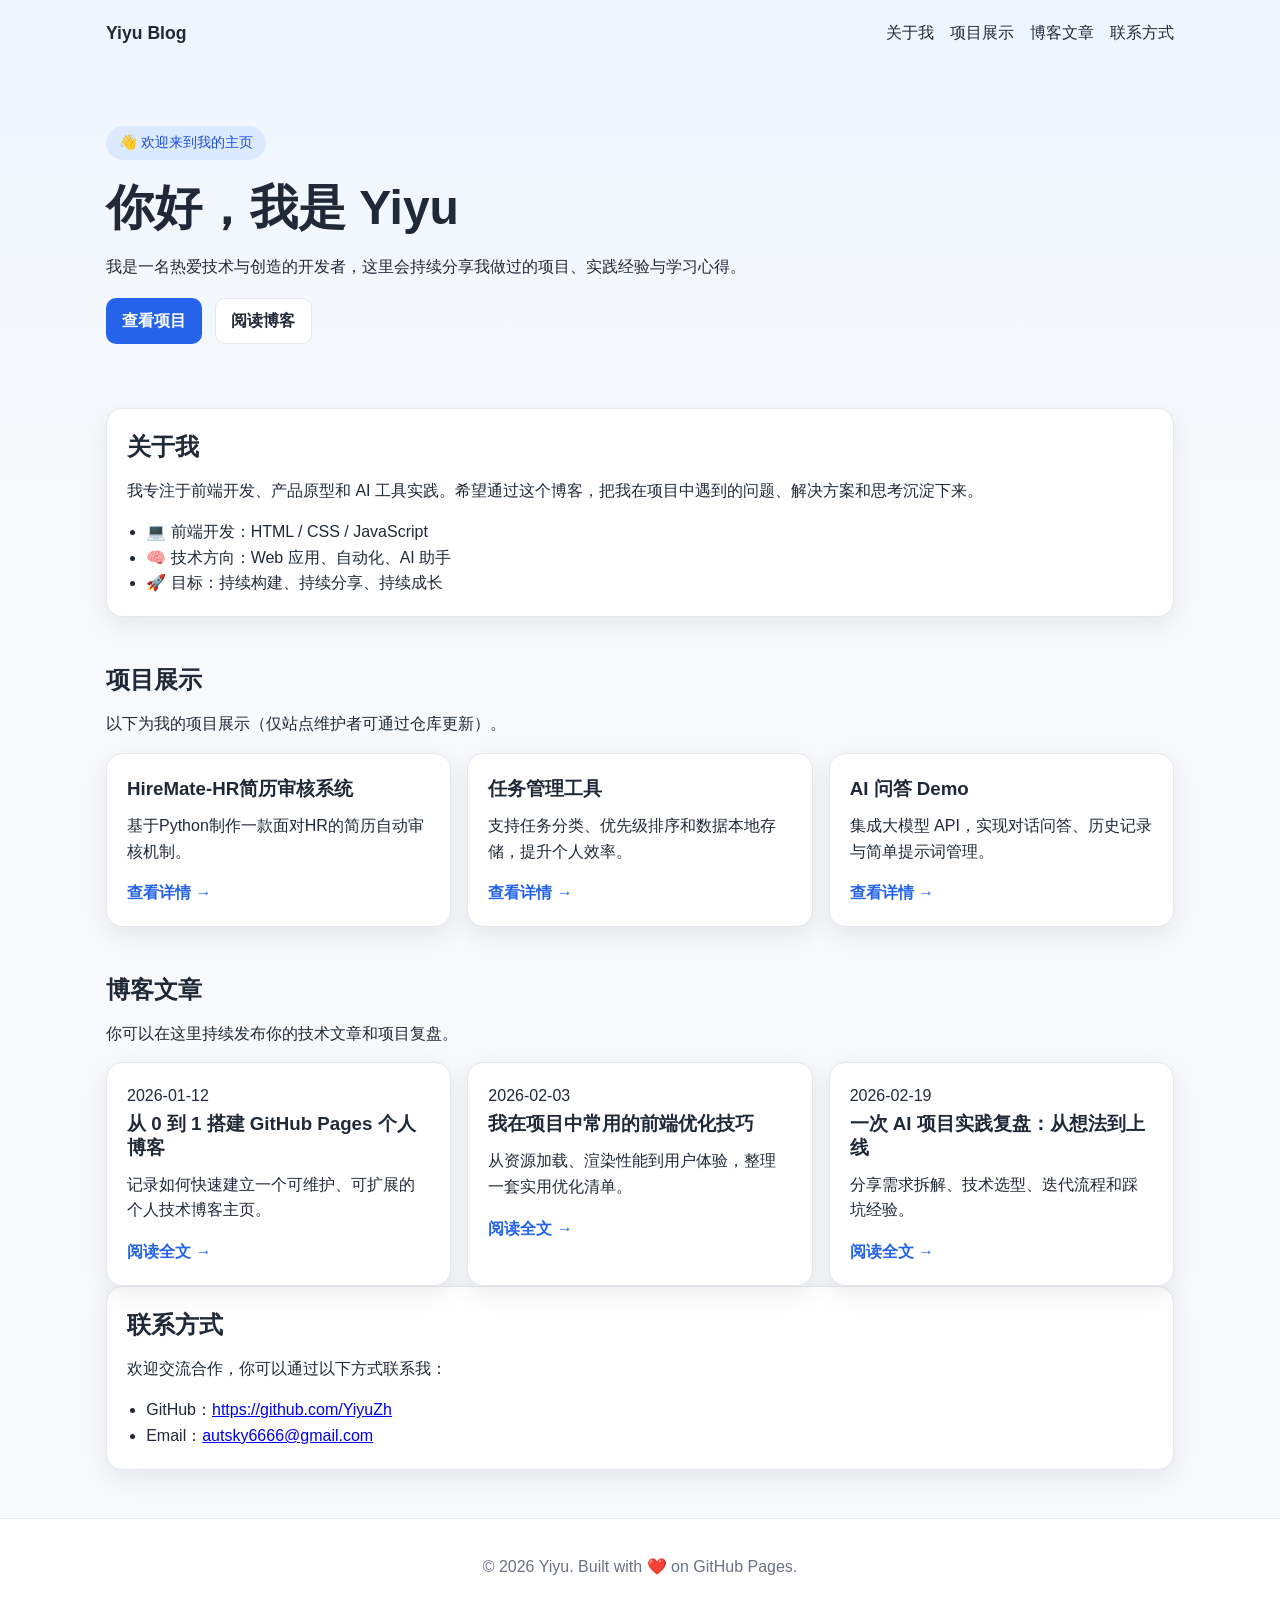
<file: index.html>
<!DOCTYPE html>
<html lang="zh-CN">
<head>
  <meta charset="UTF-8" />
  <meta name="viewport" content="width=device-width, initial-scale=1.0" />
  <title id="page-title">Yiyu 的个人博客</title>
  <meta id="page-description" name="description" content="Yiyu 的个人博客：记录项目、技术总结与学习笔记。" />
  <link rel="stylesheet" href="styles.css" />
</head>
<body>
  <header class="hero" id="home">
    <nav class="navbar">
      <a class="brand" href="#home" id="brand-name">Yiyu Blog</a>
      <ul>
        <li><a href="#about">关于我</a></li>
        <li><a href="#projects">项目展示</a></li>
        <li><a href="#blog">博客文章</a></li>
        <li><a href="#contact">联系方式</a></li>
      </ul>
    </nav>

    <div class="hero-content">
      <p class="badge">👋 欢迎来到我的主页</p>
      <h1 id="hero-title">你好，我是 Yiyu</h1>
      <p id="hero-intro">我是一名热爱技术与创造的开发者，这里会持续分享我做过的项目、实践经验与学习心得。</p>
      <div class="hero-actions">
        <a class="btn primary" href="#projects">查看项目</a>
        <a class="btn" href="#blog">阅读博客</a>
      </div>
    </div>
  </header>

  <main class="container">
    <section id="about" class="card">
      <h2>关于我</h2>
      <p>我专注于前端开发、产品原型和 AI 工具实践。希望通过这个博客，把我在项目中遇到的问题、解决方案和思考沉淀下来。</p>
      <ul class="skills">
        <li>💻 前端开发：HTML / CSS / JavaScript</li>
        <li>🧠 技术方向：Web 应用、自动化、AI 助手</li>
        <li>🚀 目标：持续构建、持续分享、持续成长</li>
      </ul>
    </section>

    <section id="projects">
      <div class="section-title">
        <h2>项目展示</h2>
        <p>以下为我的项目展示（仅站点维护者可通过仓库更新）。</p>
      </div>
      <div class="grid" id="project-list"></div>
    </section>

    <section id="blog">
      <div class="section-title">
        <h2>博客文章</h2>
        <p>你可以在这里持续发布你的技术文章和项目复盘。</p>
      </div>
      <div class="grid">
        <article class="card post">
          <time datetime="2026-01-12">2026-01-12</time>
          <h3>从 0 到 1 搭建 GitHub Pages 个人博客</h3>
          <p>记录如何快速建立一个可维护、可扩展的个人技术博客主页。</p>
          <a href="#" aria-label="阅读文章 1">阅读全文 →</a>
        </article>
        <article class="card post">
          <time datetime="2026-02-03">2026-02-03</time>
          <h3>我在项目中常用的前端优化技巧</h3>
          <p>从资源加载、渲染性能到用户体验，整理一套实用优化清单。</p>
          <a href="#" aria-label="阅读文章 2">阅读全文 →</a>
        </article>
        <article class="card post">
          <time datetime="2026-02-19">2026-02-19</time>
          <h3>一次 AI 项目实践复盘：从想法到上线</h3>
          <p>分享需求拆解、技术选型、迭代流程和踩坑经验。</p>
          <a href="#" aria-label="阅读文章 3">阅读全文 →</a>
        </article>
      </div>
    </section>

    <section id="contact" class="card">
      <h2>联系方式</h2>
      <p>欢迎交流合作，你可以通过以下方式联系我：</p>
      <ul class="contact-list">
        <li>GitHub：<a id="github-link" href="https://github.com/YiyuZh" target="_blank" rel="noreferrer">https://github.com/YiyuZh</a></li>
        <li>Email：<a id="email-link" href="mailto:autsky6666@gmail.com">autsky6666@gmail.com</a></li>
      </ul>
    </section>
  </main>

  <footer>
    <p>© <span id="year"></span> <span id="footer-name">Yiyu</span>. Built with ❤️ on GitHub Pages.</p>
  </footer>

  <script src="site-data.js"></script>
  <script src="script.js"></script>
</body>
</html>
</file>
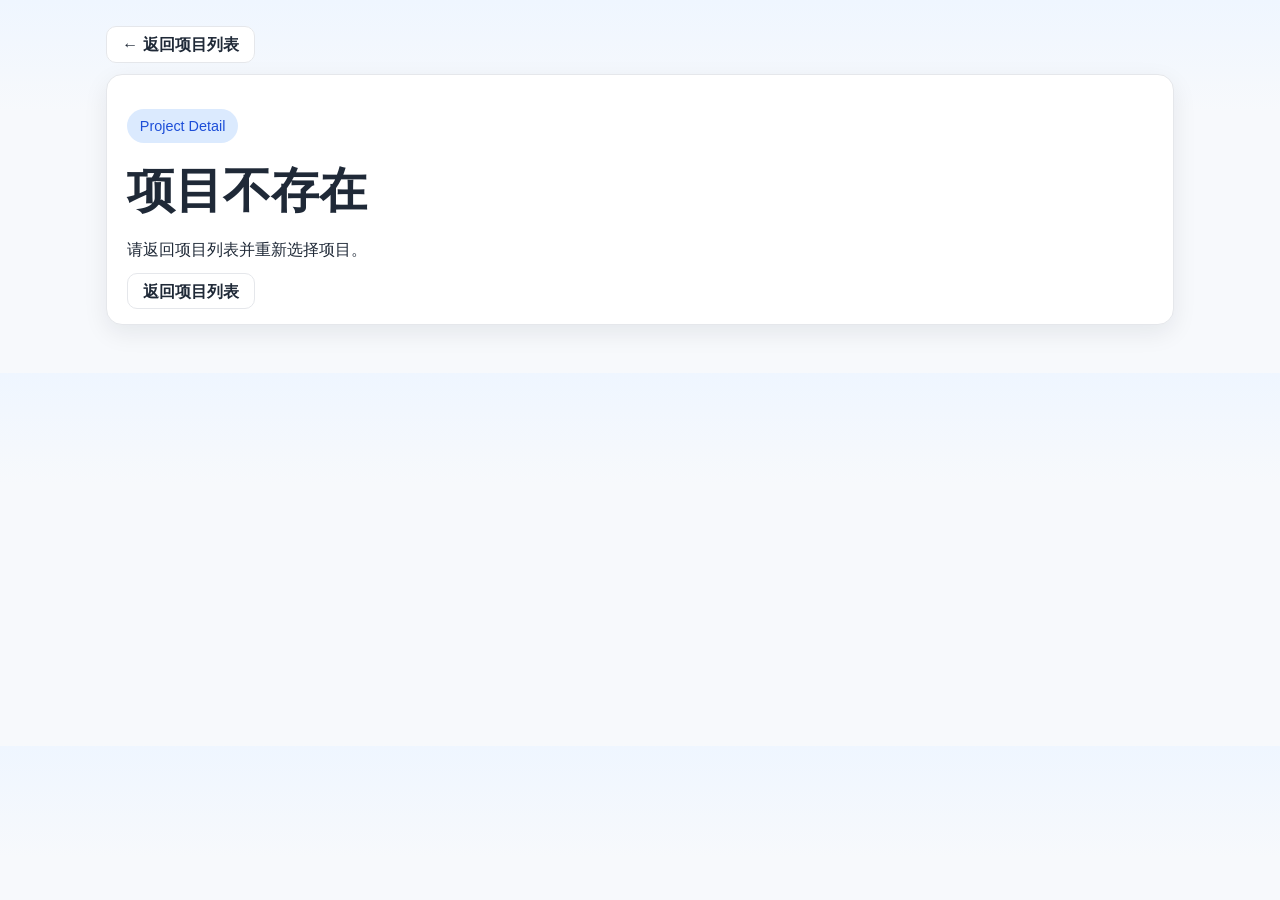
<file: project.html>
<!DOCTYPE html>
<html lang="zh-CN">
<head>
  <meta charset="UTF-8" />
  <meta name="viewport" content="width=device-width, initial-scale=1.0" />
  <title>项目详情</title>
  <meta name="description" content="项目详情页" />
  <link rel="stylesheet" href="styles.css" />
</head>
<body>
  <main class="container detail-page">
    <a class="btn" href="index.html#projects">← 返回项目列表</a>

    <section class="card detail-card" id="project-detail">
      <p class="badge">Project Detail</p>
      <h1 id="detail-name">加载中...</h1>
      <p id="detail-summary" class="detail-summary"></p>

      <h3>项目简介</h3>
      <p id="detail-content"></p>

      <h3>成果展示图</h3>
      <div id="detail-gallery" class="detail-gallery"></div>

      <h3>项目核心要点</h3>
      <ul id="detail-core-points" class="detail-list"></ul>

      <h3>技术栈</h3>
      <ul id="detail-tech" class="detail-list"></ul>

      <h3>未来扩展方向</h3>
      <ul id="detail-future" class="detail-list"></ul>

      <div class="hero-actions">
        <a class="btn primary" id="detail-demo" href="#" target="_blank" rel="noreferrer">Live Demo / 体验项目</a>
        <a class="btn" id="detail-repo" href="#" target="_blank" rel="noreferrer">查看源码</a>
      </div>
    </section>
  </main>

  <script src="site-data.js"></script>
  <script src="project-detail.js"></script>
</body>
</html>
</file>
<file: styles.css>
:root {
  color-scheme: light;
  --bg: #f7f9fc;
  --card: #ffffff;
  --text: #1f2937;
  --muted: #6b7280;
  --primary: #2563eb;
  --primary-soft: #dbeafe;
  --border: #e5e7eb;
  --shadow: 0 8px 24px rgba(15, 23, 42, 0.08);
}

* {
  box-sizing: border-box;
}

body {
  margin: 0;
  font-family: "PingFang SC", "Microsoft YaHei", -apple-system, BlinkMacSystemFont, "Segoe UI", sans-serif;
  line-height: 1.6;
  color: var(--text);
  background: linear-gradient(180deg, #eff6ff 0%, var(--bg) 30%);
}

.hero {
  padding: 1.2rem 1rem 4rem;
  max-width: 1100px;
  margin: 0 auto;
}

.navbar {
  display: flex;
  justify-content: space-between;
  align-items: center;
  gap: 1rem;
}

.navbar ul {
  display: flex;
  flex-wrap: wrap;
  list-style: none;
  margin: 0;
  padding: 0;
  gap: 1rem;
}

.navbar a {
  color: var(--text);
  text-decoration: none;
}

.brand {
  font-weight: 700;
  font-size: 1.1rem;
}

.hero-content {
  margin-top: 4rem;
  max-width: 680px;
}

.badge {
  display: inline-block;
  padding: 0.35rem 0.8rem;
  border-radius: 999px;
  background: var(--primary-soft);
  color: #1d4ed8;
  font-size: 0.9rem;
}

h1,
h2,
h3 {
  line-height: 1.25;
  margin: 0.2rem 0 0.8rem;
}

h1 {
  font-size: clamp(2rem, 5vw, 3rem);
}

.container {
  max-width: 1100px;
  margin: 0 auto;
  padding: 0 1rem 3rem;
}

.section-title {
  margin: 3rem 0 1rem;
}

.card {
  background: var(--card);
  border: 1px solid var(--border);
  border-radius: 16px;
  padding: 1.25rem;
  box-shadow: var(--shadow);
}

.grid {
  display: grid;
  gap: 1rem;
  grid-template-columns: repeat(auto-fit, minmax(220px, 1fr));
}

.project p,
.post p {
  margin-top: 0;
}

.project a,
.post a {
  color: var(--primary);
  text-decoration: none;
  font-weight: 600;
}

.skills,
.contact-list {
  margin: 0.5rem 0 0;
  padding-left: 1.2rem;
}

.hero-actions {
  margin-top: 1.2rem;
  display: flex;
  gap: 0.8rem;
  flex-wrap: wrap;
}

.btn {
  border: 1px solid var(--border);
  color: var(--text);
  text-decoration: none;
  padding: 0.55rem 0.95rem;
  border-radius: 10px;
  font-weight: 600;
  background: #fff;
}

.btn.primary {
  background: var(--primary);
  color: #fff;
  border-color: transparent;
}

footer {
  text-align: center;
  color: var(--muted);
  padding: 1.2rem;
  border-top: 1px solid var(--border);
  background: #fff;
}

.detail-page {
  padding-top: 2rem;
}

.detail-card {
  margin-top: 1rem;
}

.detail-summary {
  color: var(--muted);
  margin-bottom: 1.2rem;
}

.detail-list {
  margin: 0.2rem 0 1.2rem;
  padding-left: 1.2rem;
}

.detail-gallery {
  display: grid;
  grid-template-columns: repeat(2, minmax(0, 1fr));
  gap: 0.8rem;
  margin-bottom: 1.2rem;
}

.gallery-item {
  margin: 0;
  border: 1px solid var(--border);
  border-radius: 12px;
  overflow: hidden;
  background: #f8fafc;
  min-height: 160px;
}

.gallery-item img {
  width: 100%;
  height: 100%;
  min-height: 160px;
  object-fit: cover;
  display: block;
}

.detail-placeholder {
  color: var(--muted);
  margin: 0 0 1rem;
}

@media (max-width: 700px) {
  .navbar {
    flex-direction: column;
    align-items: flex-start;
  }

  .hero-content {
    margin-top: 2rem;
  }

  .detail-gallery {
    grid-template-columns: 1fr;
  }
}
</file>
